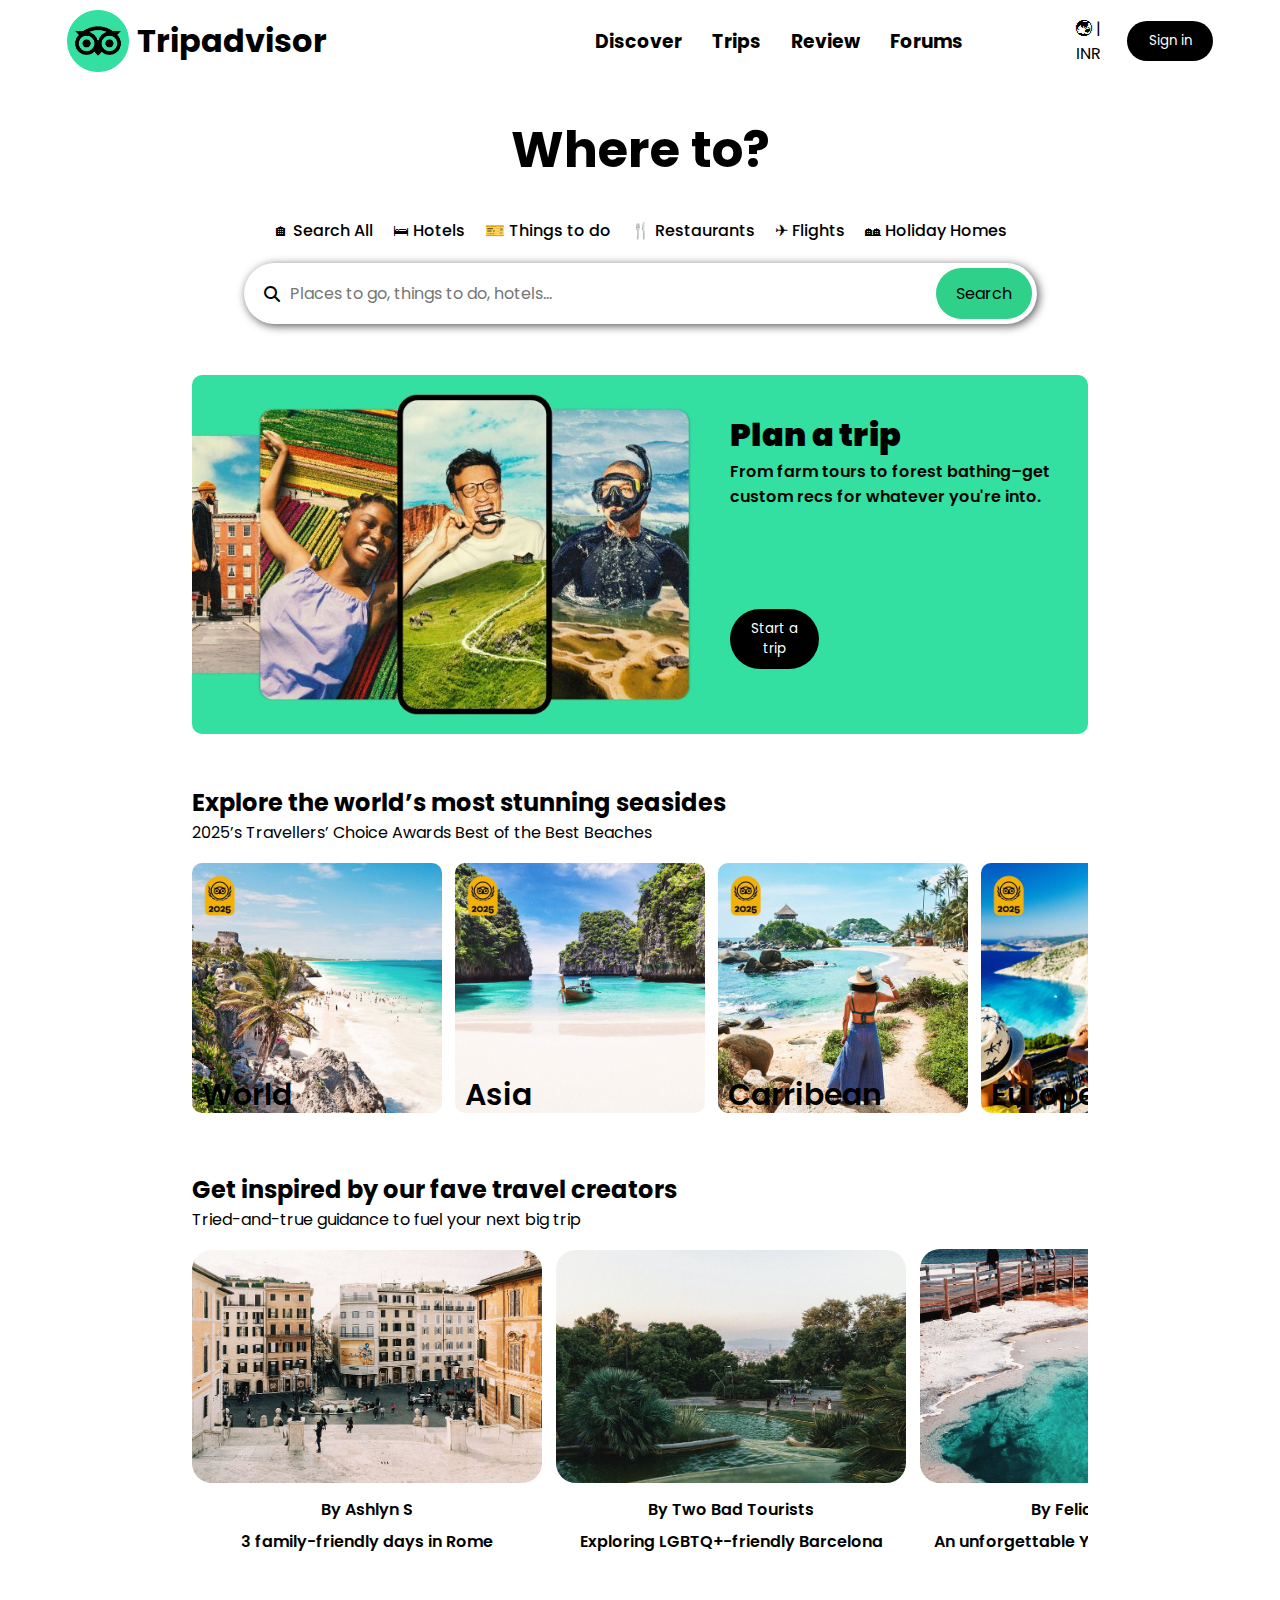
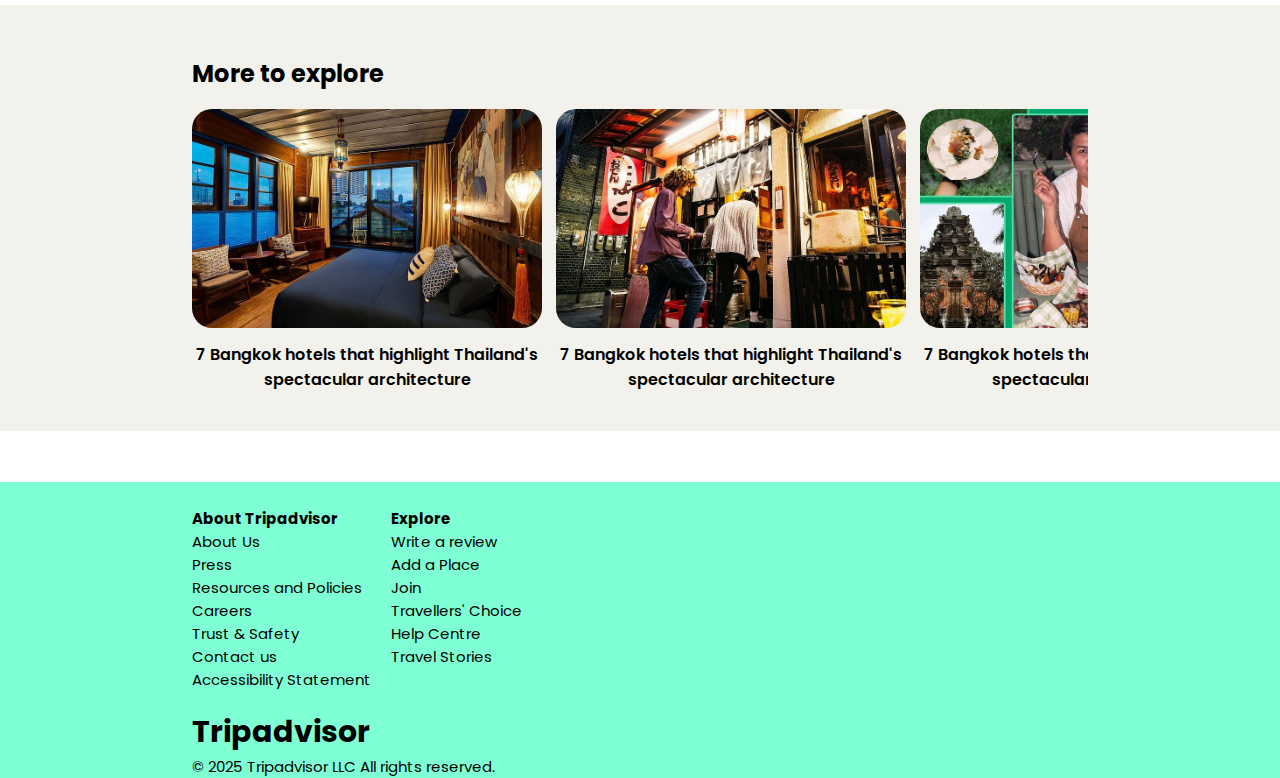
<file: index.html>
<!DOCTYPE html>
<html lang="en">
  <head>
    <meta charset="UTF-8" />
    <meta name="viewport" content="width=device-width, initial-scale=1.0" />
    <link rel="preconnect" href="https://fonts.googleapis.com" />
    <link rel="preconnect" href="https://fonts.gstatic.com" crossorigin />
    <link
      href="https://fonts.googleapis.com/css2?family=Poppins:ital,wght@0,100;0,200;0,300;0,400;0,500;0,600;0,700;0,800;0,900;1,100;1,200;1,300;1,400;1,500;1,600;1,700;1,800;1,900&display=swap"
      rel="stylesheet"
    />
    <title>Trip Advisor</title>
    <link rel="stylesheet" href="style.css" />
    <!-- font awesome link -->
    <link
      rel="stylesheet"
      href="https://cdnjs.cloudflare.com/ajax/libs/font-awesome/6.7.2/css/all.min.css"
      integrity="sha512-Evv84Mr4kqVGRNSgIGL/F/aIDqQb7xQ2vcrdIwxfjThSH8CSR7PBEakCr51Ck+w+/U6swU2Im1vVX0SVk9ABhg=="
      crossorigin="anonymous"
      referrerpolicy="no-referrer"
    />
  </head>
  <body>
    <!-- Header section -->
    <div class="header">
      <div class="menu">≣</div>
      <div class="header__s1">
        <img
          class="header__logo"
          src="images/webpagelogo.png"
          alt="Trip Advisor"
        />
        <h1>Tripadvisor</h1>
      </div>
      <div class="header__s2">
        <h3>Discover</h3>
        <h3>Trips</h3>
        <h3>Review</h3>
        <h3>Forums</h3>
      </div>
      <div class="header__s3">
        <div class="header__s3__location">🌏︎ | INR</div>
        <button class="header__s3__button">Sign in</button>
      </div>
      <div class="profile">👤</div>
    </div>
    <!-- Navigation section -->
    <div class="navigation">
      <h1 class="navigation__s1">Where to?</h1>
      <div class="navigation__s2">
        <p>🏠︎ Search All</p>
        <p>🛏 Hotels</p>
        <p>🎫 Things to do</p>
        <p>🍴 Restaurants</p>
        <p>✈︎ Flights</p>
        <p>🏘 Holiday Homes</p>
      </div>

      <div class="navigation__s3">
        <i class="fa-solid fa-magnifying-glass" style="color: #000000"></i>
        <input placeholder="Places to go, things to do, hotels..." />
        <button>Search</button>
      </div>
    </div>

    <!--cover image-->
    <div class="cover">
      <img src="images/coverImage.jpg" alt="cover" />
      <div class="covertext">
        <p class="covertext__h1">Plan a trip </p>
        <p class="covertext__h2">
          From farm tours to forest bathing–get custom recs for whatever you're
          into.
        </p>
      </div>
      <button>Start a trip</button>
    </div>

    <!-- Images section -->
    <div class="images__s1">
      <h2>Explore the world’s most stunning seasides</h2>
      <p>2025’s Travellers’ Choice Awards Best of the Best Beaches</p>
      <div class="images__s1__scroll">
        <p>World</p>
        <img src="./images/world.jpg" alt="World" />
        <p>Asia</p>
        <img src="./images/asia.jpg" alt="Asia" />
        <p>Carribean</p>
        <img src="./images/carribean.jpg" alt="Carribean" />
        <p>Europe</p>
        <img src="./images/europe.jpg" alt="Europe" />
        <p>South Pacific</p>
        <img src="./images/southpacific.jpg" alt="South-Pacific" />
      </div>
    </div>
    <!-- Images section 2 -->
    <div class="images__s2">
      <h2>Get inspired by our fave travel creators</h2>
      <p>Tried-and-true guidance to fuel your next big trip</p>
      <div class="images__s2__scroll">
        <div class="images__s2__scroll__container">
          <img src="./images/ashlyn.jpg" />
          <p>By Ashlyn S</p>
          <p>3 family-friendly days in Rome</p>
        </div>

        <div class="images__s2__scroll__container">
          <img src="./images/tobad.jpg" />
          <p>By Two Bad Tourists</p>
          <p>Exploring LGBTQ+-friendly Barcelona</p>
        </div>

        <div class="images__s2__scroll__container">
          <img src="./images/felicia.jpg" />
          <p>By Felicia Wong</p>
          <p>An unforgettable Yellowstone road trip</p>
        </div>

        <div class="images__s2__scroll__container">
          <img src="./images/theso.jpg" />
          <p>By thesojournies</p>
          <p>A food-filled weekend in Chicago</p>
        </div>
      </div>
    </div>
    <!-- Images section 3 -->
    <div class="images__s3">
      <h2>More to explore</h2>
      <div class="images__s3__scroll">
        <div class="images__s3__scroll__container">
          <img src="./images/bangkok.jpg" />
          <p>
            7 Bangkok hotels that highlight Thailand's spectacular architecture
          </p>
        </div>

        <div class="images__s3__scroll__container">
          <img src="./images/tokyo.jpg" />
          <p>
            7 Bangkok hotels that highlight Thailand's spectacular architecture
          </p>
        </div>

        <div class="images__s3__scroll__container">
          <img src="./images/bali.jpg" />
          <p>
            7 Bangkok hotels that highlight Thailand's spectacular architecture
          </p>
        </div>

        <div class="images__s3__scroll__container">
          <img src="./images/phuket.jpg" />
          <p>
            7 Bangkok hotels that highlight Thailand's spectacular architecture
          </p>
        </div>

        <div class="images__s3__scroll__container">
          <img src="./images/chiang.jpg" />
          <p>
            7 Bangkok hotels that highlight Thailand's spectacular architecture
          </p>
        </div>

        <div class="images__s3__scroll__container">
          <img src="./images/india.jpg" />
          <p>
            7 Bangkok hotels that highlight Thailand's spectacular architecture
          </p>
        </div>
      </div>
    </div>

    <!-- Footer section -->
    <div class="footer">
      <div class="footer__s1">
        <div class="footer__s1__1">
          <h4>About Tripadvisor</h4>
          <p>About Us</p>
          <p>Press</p>
          <p>Resources and Policies</p>
          <p>Careers</p>
          <p>Trust & Safety</p>
          <p>Contact us</p>
          <p>Accessibility Statement</p>
        </div>

        <div class="footer__s1__2">
          <h4>Explore</h4>
          <p>Write a review</p>
          <p>Add a Place</p>
          <p>Join</p>
          <p>Travellers' Choice</p>
          <p>Help Centre</p>
          <p>Travel Stories</p>
        </div>
      </div>

      <div class="footer__s2">
        <h1>Tripadvisor</h1>
        <p>&copy; 2025 Tripadvisor LLC All rights reserved.</p>
      </div>
    </div>
  </body>
</html>
</file>
<file: style.css>
* {
  margin: 0px;
  padding: 0;
  font-family: "Poppins", serif;
}

.header {
  display: flex;
  align-items: center;
  justify-content: space-around;
  background-color: white;
  position: sticky;
  top: 0;
  z-index: 99;
  padding: 10px;
}
.profile, .menu{
    display: none;
}

.header__s1 {
  display: flex;
  gap: 2%;
  align-items: center;
}
.header__s1 img {
  width: 15%;
}

.header__s2 {
  display: flex;
  justify-content: center;
  gap: 30px;
}

.header__s3 {
  display: flex;
  gap: 20px;
  justify-content: space-between;
  align-items: center;
}

.header__s3__button {
  background-color: black;
  color: white;
  border-radius: 30px;
  width: 100%;
  padding: 10px;
  border: none;
}

/* Navigation */

.navigation {
  display: flex;
  flex-direction: column;
  align-items: center;
  gap: 20px;
  margin-top: 30px;
}

.navigation__s1 {
  font-size: 50px;
  margin-bottom: 10px;
}

.navigation__s2 {
  display: flex;
  gap: 20px;
}
.navigation__s2 p {
  font-weight: 500;
}

.navigation__s3 {
  border-radius: 90px;
  width: 60%;
  padding: 5px;
  padding-left: 20px;
  display: flex;
  align-items: center;
  justify-content: space-between;
  gap: 10px;
  box-shadow: 2px 2px 10px rgb(88, 87, 87);
}
.navigation__s3 input {
  width: 100%;
  border: none;
  font-size: 16px;
}

.navigation__s3 input:focus {
  outline: none;
}

.navigation__s3 button {
  background-color: #2ed08a;
  padding: 13px 20px 13px 20px;
  font-size: 16px;
  border: none;
  border-radius: 30px;
}

/* Cover image */

.cover {
  display: flex;  
  position: relative;
  max-width:1100px;
  margin: 4% 15% 0 15%;
}
.cover img {
  width: 100%;
  border-radius: 10px;
}

.covertext {
  position: absolute;
  width: 38%;
  left: 60%;
  top: 30%;
}

.covertext__h1 {
    font-size: 200%;
    font-weight: 900;
}

.covertext__h2 {
  width: 100%;
  font-size: 100%;
  font-weight: 600;
}

.cover button {
  background-color: black;
  color: white;
  position: absolute;
  left: 60%;
  top: 65%;
  padding: 10px;
  border-radius: 30px;
  border: none;
  width: 10%;
}

/* Images section */
.images__s1,
.images__s2 {
  margin: 4% 15% 0 15%;
}
.images__s1__scroll {
  margin-top: 2%;
  overflow: auto;
  white-space: nowrap;
  position: relative;
}

.images__s1__scroll img {
  border-radius: 10px;
  width: 250px;
  margin-right: 1%;
}
.images__s1__scroll p {
  display: inline-block;
  position: absolute;
  font-weight: 600;
  font-size: 30px;
  color: black;
  bottom: 1%;
  margin-left: 10px;
}

/* images s2 */

.images__s2__scroll {
  overflow: auto;
  white-space: nowrap;
  margin-top: 2%;
}
.images__s2__scroll__container {
  display: inline-block;
  width: 350px;
  text-align: center;
  margin-right: 10px;
}

.images__s2__scroll__container img {
  width: 100%;
  border-radius: 20px;
}
.images__s2__scroll__container p {
  margin-top: 2%;
  font-weight: 600;
  text-wrap: wrap;
}

/*images s3 */

.images__s3 {
  background-color: #f2f1ec;
  margin-top: 4%;
  padding: 4% 15% 3% 15%;
}

.images__s3__scroll {
  overflow: auto;
  white-space: nowrap;
  margin-top: 2%;
}

.images__s3__scroll__container {
    display: inline-block;
  margin-right: 10px;
  text-align: center;
  width: 350px;
}

.images__s3__scroll__container img {
  width: 100%;
  border-radius: 20px;
}

.images__s3__scroll__container p{
    text-wrap: wrap;
    font-weight: 600;
    margin-top: 2%;

}

.footer{
    padding: 2% 15% 0 15%;
    margin-top: 4%;
background-color: aquamarine;
font-size: 15px;

}

.footer__s1{
    display: flex;
    gap: 20px;
    margin-bottom:2% ;
}

/* Pointer section */
.header__s1, .header__s2 h3, .header__s3__loctaion, .header__s3__button, .navigation__s2 p, .navigation__s3 button, .cover button, .images__s1 img, .images__s2 h2, .images__s2 p, .images__s2 img, images__s3 img, .images__s3 p,.images__s3 img, .footer__s1 p{
    cursor: pointer;
}


/* light over */
.header__s3 button:hover, .navigation__s2 p:hover,.navigation__s3 button:hover, .cover button:hover,.images__s1 img:hover, .images__s2 img:hover, .images__s3 img:hover, .footer__s1 p:hover{   
    opacity: 0.8;
    transition: 0.5s;
}

.footer p:hover{
    text-decoration: underline;
}


/* Media queries */
@media  screen and (max-width:1450px) {
    .covertext{
        top: 10%;
    }
        
}   

@media screen and (max-width: 1200px){
    .header{
        padding: 10px;
    }
    body{
        font-size: 14px;
    }
    .images__s1__scroll p{
        font-size: 20px;
    }
    .cover button{
        width:fit-content;
        top:75%;
    }
}

@media screen and (max-width:800px){
    body, .footer p{
        font-size: 10px;
    }

    .header{
       justify-content: center;
       padding: 10px;
    }
    .header__s1{
        margin-left: 20%;
    }
    
    .menu, .profile{
        display: block;
        font-size: 200%;
    }

    .covertext{
        top: 20%;
    }
    .cover button{
        top: 70%;
    }
    .covertext__h1{
        font-size: 12px;
        
    }
    .covertext__h2{
        font-size: 4px;
    }

    .navigation__s1,.header__s2, .header__s3{
        display: none;
    }

    .navigation__s2{
        white-space: nowrap;
        overflow: auto;
        display: block;
        width: 90%;
 }

 .navigation__s2 p{
    display: inline-block;
    font-size: 16px;
    margin-right: 15px;
 }

 .navigation__s3{
     width: 80%;
     height: fit-content;
 }
 .navigation__s3 input{
    font-size: 10px;
 }
 .navigation__s3 button{
    font-size: 10px;
    padding: 5px 7px 5px 7px;
 }

 .images__s1__scroll p{
    font-size: 15px;
}

.images__s1, .images__s2, .images__s3{  
    margin: 3% 3% 3% 3%;
}
.images__s3{
    padding: 2%;
}
.cover button{
    font-size: 5px;
}
}
</file>
